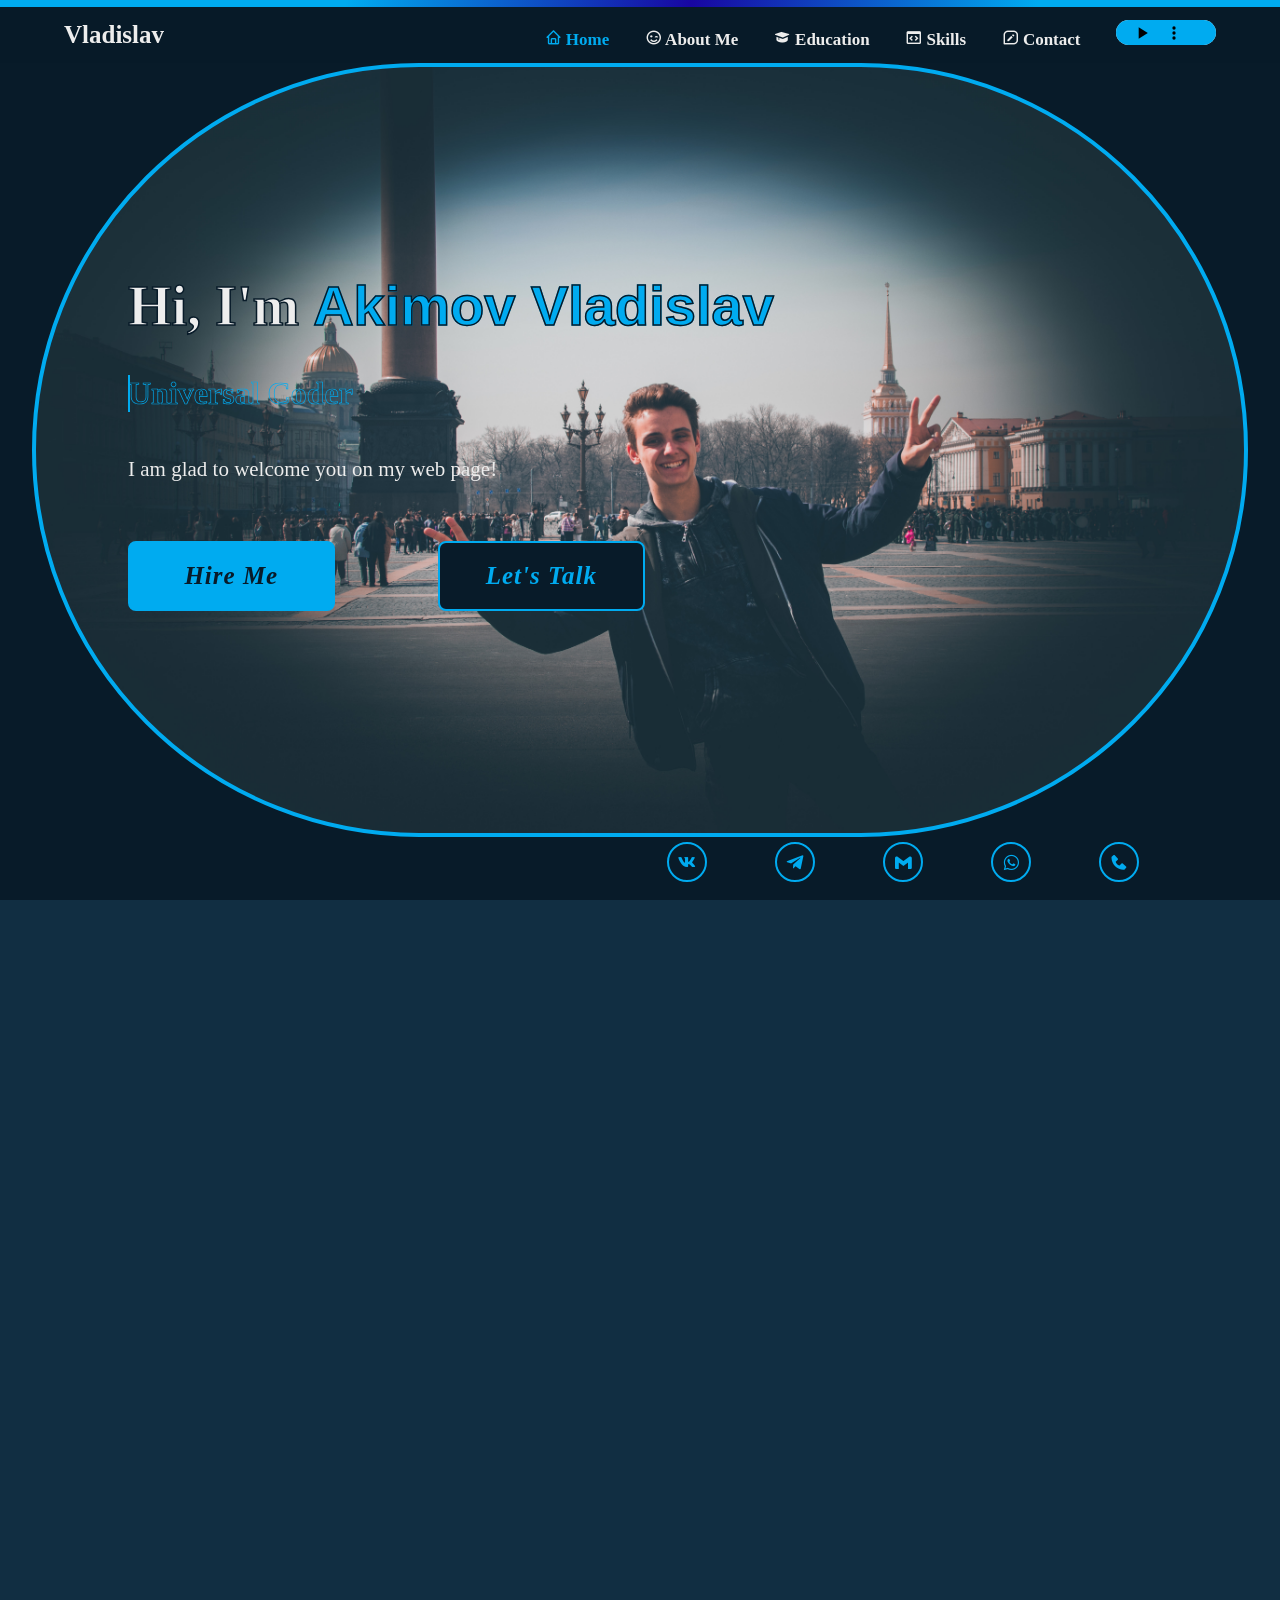
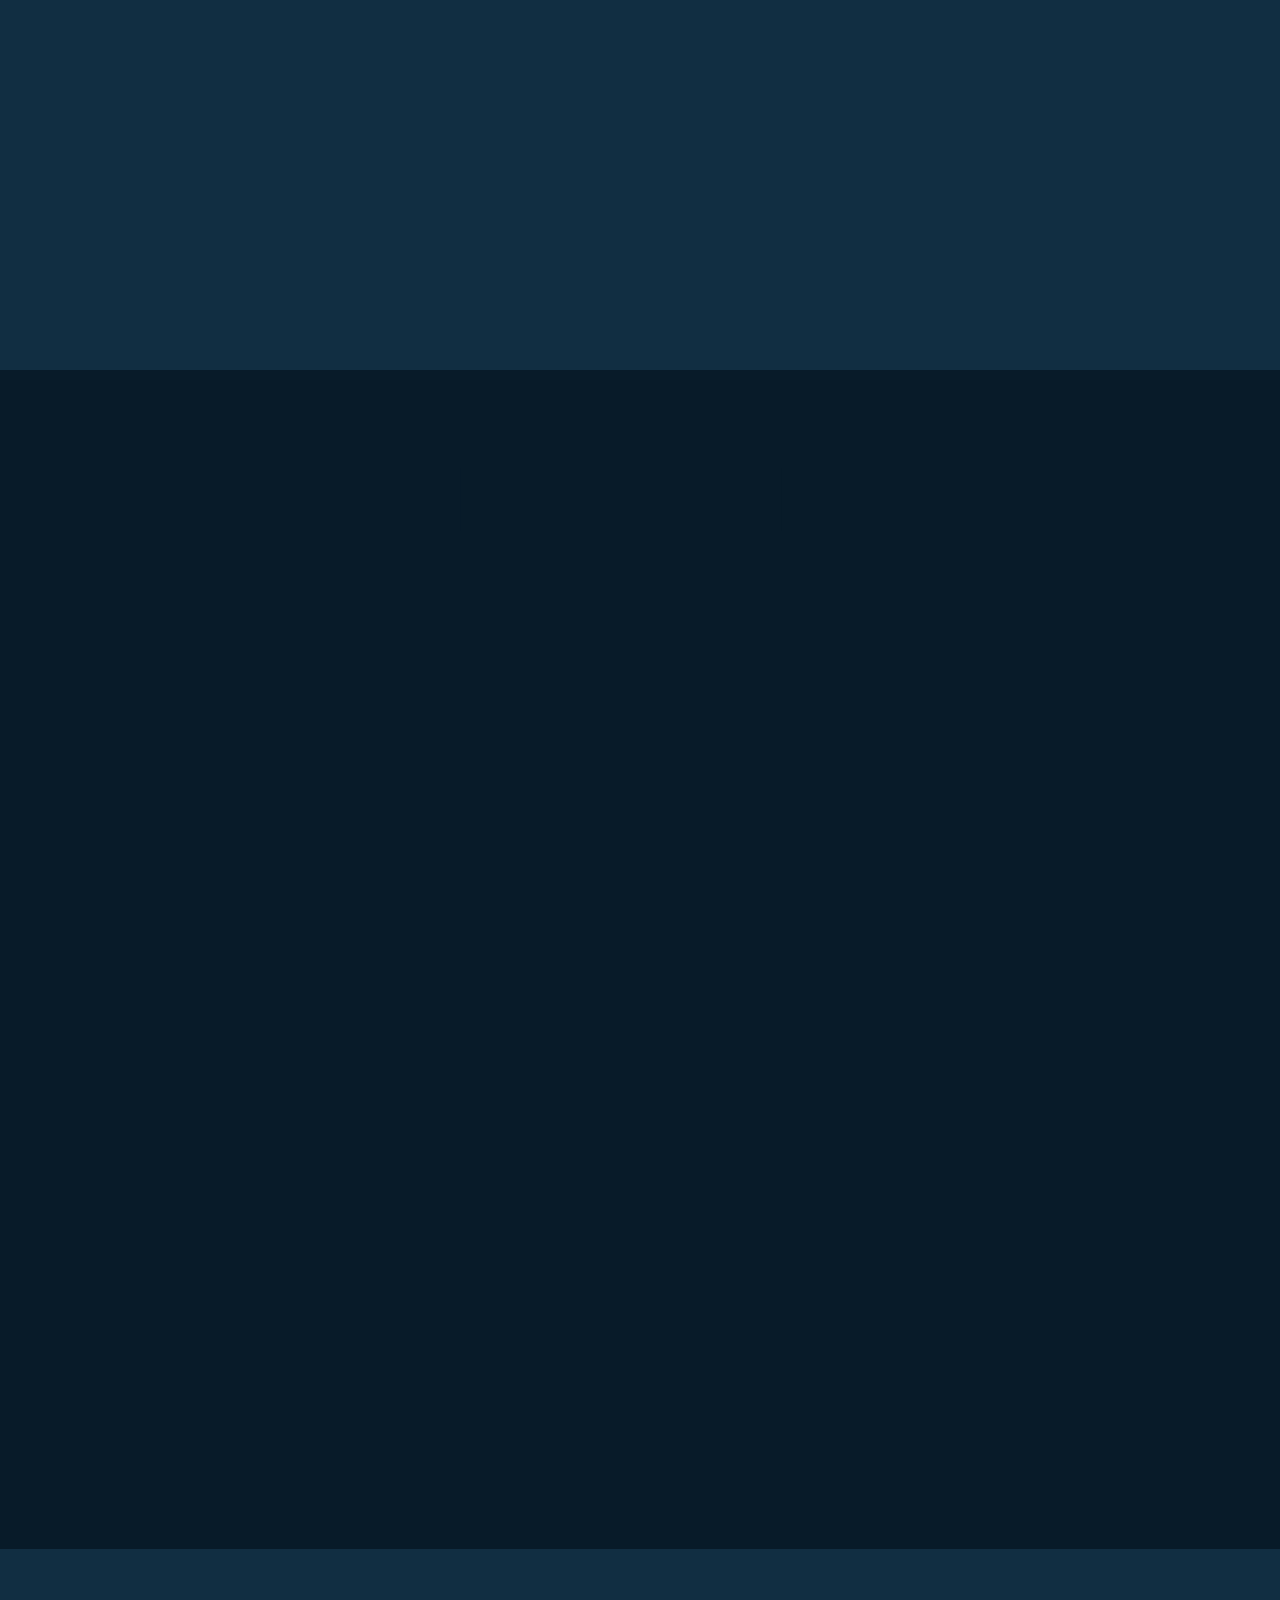
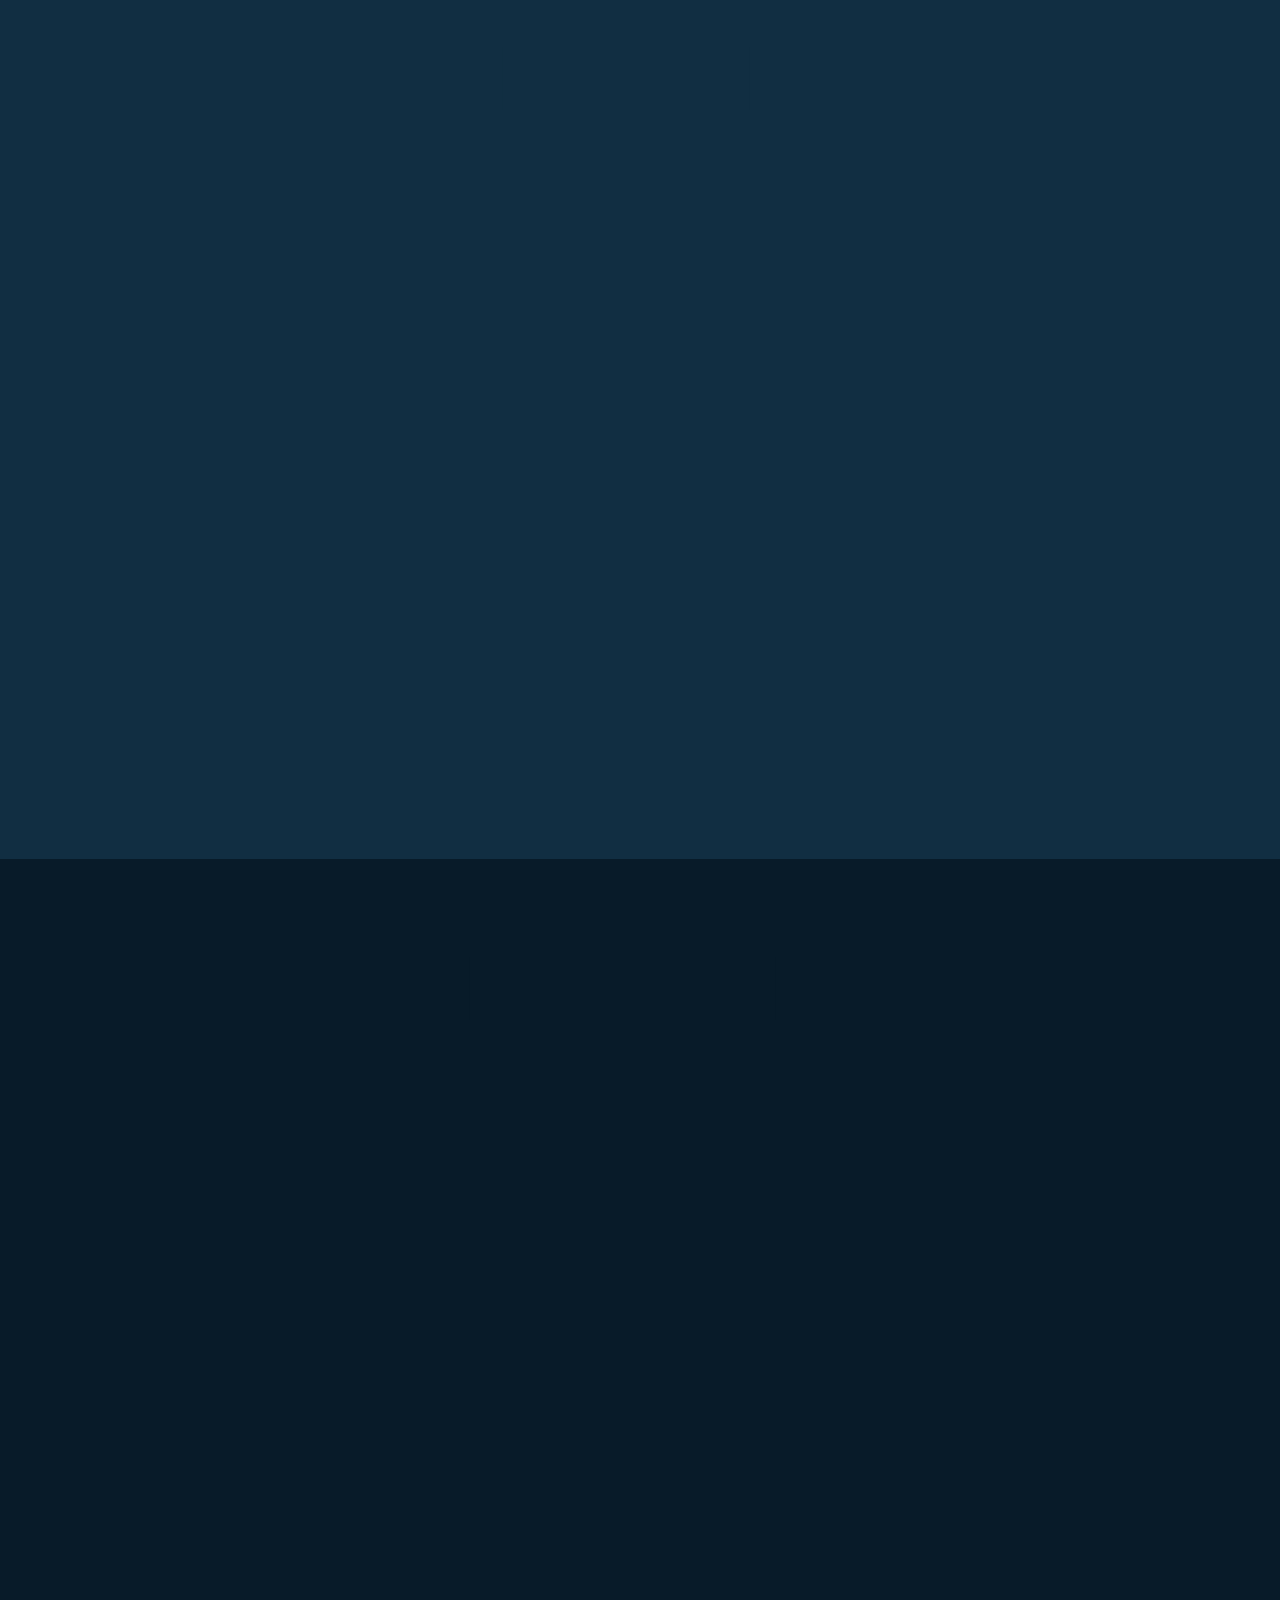
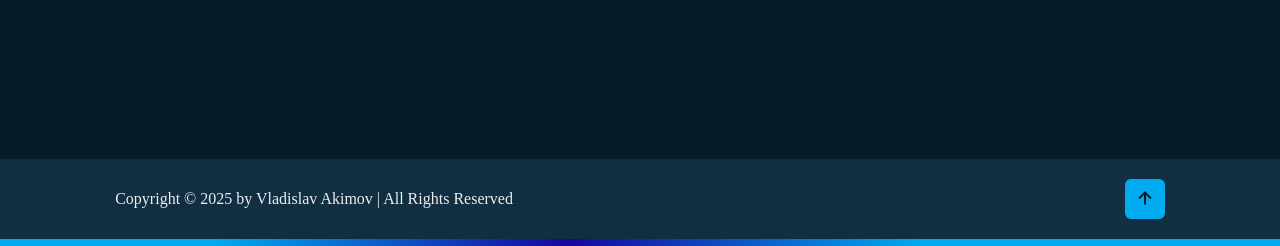
<file: index.html>
<!DOCTYPE html>
<html lang="en">
<head>
    <meta charset="UTF-8">
    <meta http-equiv="X-UA-Compatible" content="IE=edge">
    <meta name="viewport" content="user-scalable=no, initial-scale=1.0, maximum-scale=1.0, width=device-width">
    <title>Vladislav Akimov's portfolio</title>
    <link rel="stylesheet" href="static/css/main_style.css">
    <link href="https://unpkg.com/boxicons@2.1.4/css/boxicons.min.css" rel="stylesheet">
    <link rel="apple-touch-icon" sizes="57x57" href="static/ico/apple-icon-57x57.png">
    <link rel="apple-touch-icon" sizes="60x60" href="static/ico/apple-icon-60x60.png">
    <link rel="apple-touch-icon" sizes="72x72" href="static/ico/apple-icon-72x72.png">
    <link rel="apple-touch-icon" sizes="76x76" href="static/ico/apple-icon-76x76.png">
    <link rel="apple-touch-icon" sizes="114x114" href="static/ico/apple-icon-114x114.png">
    <link rel="apple-touch-icon" sizes="120x120" href="static/ico/apple-icon-120x120.png">
    <link rel="apple-touch-icon" sizes="144x144" href="static/ico/apple-icon-144x144.png">
    <link rel="apple-touch-icon" sizes="152x152" href="static/ico/apple-icon-152x152.png">
    <link rel="apple-touch-icon" sizes="180x180" href="static/ico/apple-icon-180x180.png">
    <link rel="icon" type="image/png" sizes="192x192" href="static/ico/android-icon-192x192.png">
    <link rel="icon" type="image/png" sizes="32x32" href="static/ico/favicon-32x32.png">
    <link rel="icon" type="image/png" sizes="96x96" href="static/ico/favicon-96x96.png">
    <link rel="icon" type="image/png" sizes="16x16" href="static/ico/favicon-16x16.png">
    <link rel="manifest" href="/manifest.json">
    <meta name="msapplication-TileColor" content="#ffffff">
    <meta name="msapplication-TileImage" content="/ms-icon-144x144.png">
    <meta name="theme-color" content="#ffffff">
</head>
<body>
<header class="header">
    <a href="https://t.me/Vld251" target="_blank" class="logo">Vladislav<span class="animate" style="--i:1;"></span></a>

    <div class="bx bx-menu" id="menu-icon"></div>

    <nav class="navbar">
        <a href="#home" class="active"><i class='bx bx-home'></i> Home</a>
        <a href="#about"><i class='bx bx-wink-smile'></i> About Me</a>
        <a href="#education"><i class='bx bxs-graduation'></i> Education</a>
        <a href="#skills"><i class='bx bx-code-block'></i> Skills</a>
        <a href="#contact"><i class='bx bx-message-square-edit'></i> Contact</a>

        <audio autoplay="autoplay" controls="controls" loop="loop" src="static/music/melody.mp3"></audio>

        <span class="active-nav"></span>

        <span class="animate" style="--i:2;"></span>
    </nav>
</header>

<section class="home show-animate" id="home">
    <div class="home-content">
        <h1>Hi, I'm <span>Akimov Vladislav</span></h1>
        <div class="text-animate">
            <h3>Universal Coder</h3>
            <span class="animate" style="--i:3;"></span>
        </div>
        <p>
            I am glad to welcome you on my web page!
            <span class="animate" style="--i:4;"></span>
        </p>

        <div class="btn-box">
            <a href="mailto:vladlenprk220506@gmail.com" target="_blank" class="btn">Hire Me</a>
            <a href="https://t.me/Vld251" target="_blank" class="btn">Let's Talk</a>
            <span class="animate" style="--i:5;"></span>
        </div>
    </div>

    <div class="home-imgHover"><span class="animate home-img" style="--i:4"></span></div>

    <div class="home-sci">
        <a href="https://vk.com/Vld251" target="_blank"><i class='bx bxl-vk'></i></a>
        <a href="https://t.me/Vld251" target="_blank"><i class='bx bxl-telegram'></i></a>
        <a href="mailto:vladlenprk220506@gmail.com" target="_blank"><i class='bx bxl-gmail'></i></a>
        <a href="https://wa.me/79104856686" target="_blank"><i class='bx bxl-whatsapp'></i></a>
        <a href="tel:+79104856686" target="_blank"><i class='bx bxs-phone'></i></a>
        <span class="animate" style="--i:3;"></span>
    </div>
</section>

<section class="about" id="about">
    <h2 class="heading">About <span>Me</span><span class="animate scroll" style="--i:1;"></span></h2>

    <div class="about-img">
        <img src="static/images/about_v.jpg" loading="lazy" alt="">
        <span class="circle-spin"></span>
        <span class="animate scroll" style="--i:2;"></span>
    </div>

    <div class="about-content">
        <h3><span>Backend & Frontend</span> Developer!<span class="animate scroll" style="--i:3;"></span></h3>
        <p>
            Starting in 2020, I started to get interested in programming and quickly got into this occupation. Since
            then, I have been actively engaged in programming and I want to conquer more and more peaks.
            <span class="animate scroll" style="--i:4;"></span>
        </p>

        <div class="btn-box btns">
            <a href="#education" class="btn">Read More</a>
            <span class="animate scroll" style="--i:5;"></span>
        </div>
    </div>
</section>

<section class="education" id="education">
    <h2 class="heading">My <span>Journey</span><span class="animate scroll" style="--i:1;"></span></h2>

    <div class="education-row">
        <div class="education-column">
            <h3 class="title">Education<span class="animate scroll" style="--i:2;"></span></h3>

            <div class="education-box">
                <div class="education-content">
                    <div class="content">
                        <div class="year"><i class="bx bxs-calendar"></i> 2013-2024</div>
                        <h3>1811 School</h3>
                        <p>
                            basic general and secondary general education.
                        </p>
                    </div>
                </div>

                <div class="education-content">
                    <div class="content">
                        <div class="year"><i class="bx bxs-calendar"></i> 2019-2024</div>
                        <h3>City project "Mathematical Vertical"</h3>
                        <p>
                            Advanced study of mathematics
                        </p>
                    </div>
                </div>

                <div class="education-content">
                    <div class="content">
                        <div class="year"><i class="bx bxs-calendar"></i> 2020-2023</div>
                        <h3>Lyceum of the Yandex Academy</h3>
                        <p>
                            <a href="achievements.html#Yandex1" target="_blank">
                                Basics of programming in Python;
                            </a>
                        </p>
                        <p>
                            <a href="achievements.html#Yandex2" target="_blank">
                                Fundamentals of Industrial Programming.
                            </a>
                        </p>
                    </div>
                </div>

                <div class="education-content">
                    <div class="content">
                        <div class="year"><i class="bx bxs-calendar"></i> 2022-2024</div>
                        <h3>ZFTSH</h3>
                        <p>
                            <a href="achievements.html#ZFTSH1" target="_blank">
                                Correspondence School of Physics and Technology - a structural subdivision of the Moscow
                                Institute of Physics and Technology (information technology).
                            </a>
                        </p>
                    </div>
                </div>

                <div class="education-content">
                    <div class="content">
                        <div class="year"><i class="bx bxs-calendar"></i> 2023</div>
                        <h3>MTUCI</h3>
                        <p>
                            <a href="achievements.html#MTUCI" target="_blank">
                                artificial intelligence for solving applied problems in industry.
                            </a>
                        </p>
                    </div>
                </div>

                <div class="education-content">
                    <div class="content">
                        <div class="year"><i class="bx bxs-calendar"></i> 2024-now</div>
                        <h3>BMSTU</h3>
                        <p>
                            Faculty of Robotics and Integrated Automation.
                        </p>
                    </div>
                </div>

                <span class="animate scroll" style="--i:3;"></span>
            </div>
        </div>

        <div class="education-column">
            <h3 class="title">Experience<span class="animate scroll" style="--i:5;"></span></h3>

            <div class="education-box">
                <div class="education-content">
                    <div class="content">
                        <div class="year"><i class="bx bxs-calendar"></i> 2022-2023</div>
                        <h3>Lyceum of the Yandex Academy</h3>
                        <p>
                            <a href="https://github.com/Vlad-Akimov/Tanks1996" target="_blank">
                                Project activities.
                            </a>
                        </p>
                    </div>
                </div>

                <div class="education-content">
                    <div class="content">
                        <div class="year"><i class="bx bxs-calendar"></i> 2022-2023</div>
                        <h3>1811 School</h3>
                        <p>
                            Development of the computer game "Tanks 1990".
                        </p>
                    </div>
                </div>

                <div class="education-content">
                    <div class="content">
                        <div class="year"><i class="bx bxs-calendar"></i> 2023-2024</div>
                        <h3>Self-development</h3>
                        <p>
                            <a href="https://github.com/Vlad-Akimov/portfolio" target="_blank">
                                Creating a portfolio website;
                            </a>
                        </p>
                        <p>
                            Learning javascript, HTML, CSS.
                        </p>
                    </div>
                </div>

                <div class="education-content">
                    <div class="content">
                        <div class="year"><i class="bx bxs-calendar"></i> 2024-2025</div>
                        <h3>Self-development</h3>
                        <p>
                            <a href="https://github.com/Vlad-Akimov/yandex-ml-2025" target="_blank">
                                immersion in the field of artificial intelligence.
                            </a>
                        </p>
                    </div>
                </div>

                <div class="education-content">
                    <div class="content">
                        <div class="year"><i class="bx bxs-calendar"></i> 2025</div>
                        <h3>ITS Fest</h3>
                        <p>
                            <a href="https://github.com/Vlad-Akimov/cheat-sheet" target="_blank">
                                Project for for the university.
                            </a>
                        </p>
                    </div>
                </div>

                <div class="education-content">
                    <div class="content">
                        <div class="year"><i class="bx bxs-calendar"></i> 2024-now</div>
                        <h3>Projects</h3>
                        <p>
                            <a href="https://github.com/Vlad-Akimov/" target="_blank">
                                developing many other projects.
                            </a>
                        </p>
                    </div>
                </div>

                <span class="animate scroll" style="--i:6;"></span>
            </div>
        </div>
    </div>
</section>

<section class="skills" id="skills">
    <h2 class="heading">My <span>Skills</span><span class="animate scroll" style="--i:1;"></span></h2>
    <div class="skills-row">
        <div class="skills-column">
            <h3 class="title">Coding Skills<span class="animate scroll" style="--i:2;"></span></h3>
            <div class="skills-box">
                <div class="skills-content">

                    <div class="progress">
                        <h3>Python <span>90%</span></h3>
                        <div class="bar"><span></span></div>
                    </div>

                    <div class="progress">
                        <h3>C++ <span>80%</span></h3>
                        <div class="bar"><span></span></div>
                    </div>

                    <div class="progress">
                        <h3>C <span>70%</span></h3>
                        <div class="bar"><span></span></div>
                    </div>

                    <div class="progress">
                        <h3>CSS <span>65%</span></h3>
                        <div class="bar"><span></span></div>
                    </div>

                    <div class="progress">
                        <h3>HTML <span>60%</span></h3>
                        <div class="bar"><span></span></div>
                    </div>

                    <div class="progress">
                        <h3>SQL <span>45%</span></h3>
                        <div class="bar"><span></span></div>
                    </div>

                    <div class="progress">
                        <h3>Javascript <span>40%</span></h3>
                        <div class="bar"><span></span></div>
                    </div>

                </div>

                <span class="animate scroll" style="--i:3;"></span>
            </div>
        </div>

        <div class="skills-column">
            <h3 class="title">Professional Skills<span class="animate scroll" style="--i:5;"></span></h3>

            <div class="skills-box">
                <div class="skills-content">
                    <div class="progress">
                        <h3>Backend Development <span>80%</span></h3>
                        <div class="bar"><span></span></div>
                    </div>

                    <div class="progress">
                        <h3>Frontend Development <span>70%</span></h3>
                        <div class="bar"><span></span></div>
                    </div>

                    <div class="progress">
                        <h3>Bot Development <span>65%</span></h3>
                        <div class="bar"><span></span></div>
                    </div>

                    <div class="progress">
                        <h3>Database Development <span>60%</span></h3>
                        <div class="bar"><span></span></div>
                    </div>

                    <div class="progress">
                        <h3>WEB Development <span>50%</span></h3>
                        <div class="bar"><span></span></div>
                    </div>

                    <div class="progress">
                        <h3>Machine learning <span>40%</span></h3>
                        <div class="bar"><span></span></div>
                    </div>
                </div>

                <span class="animate scroll" style="--i:5.1;"></span>
            </div>
        </div>

    </div>
</section>

<section class="contact" id="contact">
    <h2 class="heading">Contact <span>Me!</span><span class="animate scroll" style="--i:1;"></span></h2>

    <form action="sorry.html#home" method="GET" target="_blank">
        <div class="input-box">
            <div class="input-field">
                <input type="text" name="FullName" placeholder="Full Name" required>
                <span class="focus"></span>

                <span class="animate scroll" style="--i:3;"></span>
            </div>

            <div class="input-field">
                <input type="text" name="email" placeholder="Email Address" required>
                <span class="focus"></span>

                <span class="animate scroll" style="--i:4.5;"></span>
            </div>

        </div>

        <div class="input-box">
            <div class="input-field">
                <input type="number" name="number" class="phone" placeholder="Mobile Number" required>
                <span class="focus"></span>

                <span class="animate scroll" style="--i:6.7;"></span>
            </div>

            <div class="input-field">
                <input type="text" name="emailSubject" placeholder="Email Subject" required>
                <span class="focus"></span>

                <span class="animate scroll" style="--i:8;"></span>
            </div>
        </div>

        <div class="textarea-field">
            <textarea name="message" id="" cols="30" rows="10" placeholder="Your Message" required></textarea>
            <span class="focus"></span>

            <span class="animate scroll" style="--i:10;"></span>
        </div>

        <div class="btn-box btns">
            <button type="submit" class="btn">Send</button>
            <span class="animate scroll" style="--i:12;"></span>
        </div>

    </form>
</section>

<footer class="footer">
    <div class="footer-text">
        <p>Copyright &copy; 2025 by Vladislav Akimov | All Rights Reserved</p>

    </div>

    <div class="footer-iconTop">
        <a href="#home"><i class="bx bx-up-arrow-alt"></i></a>

    </div>
</footer>

<script src="static/js/script.js"></script>

</body>
</html>
</file>
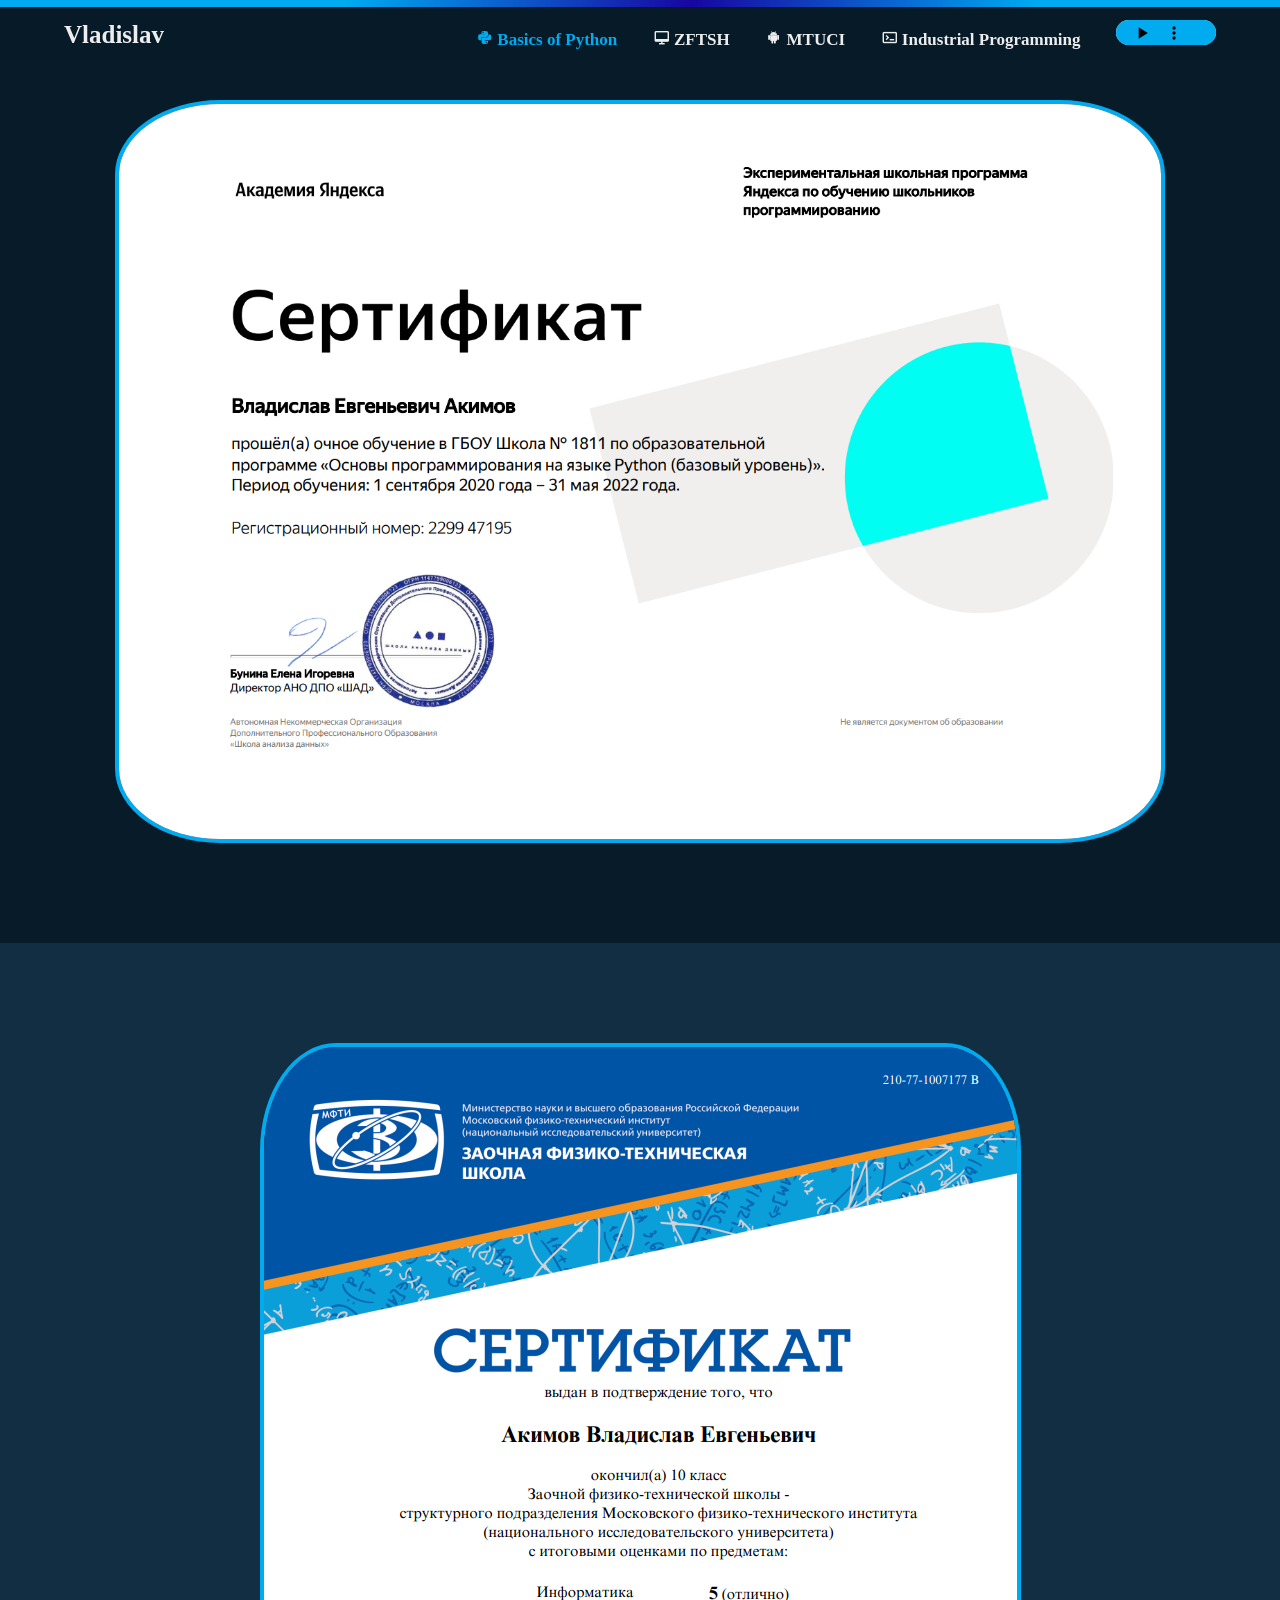
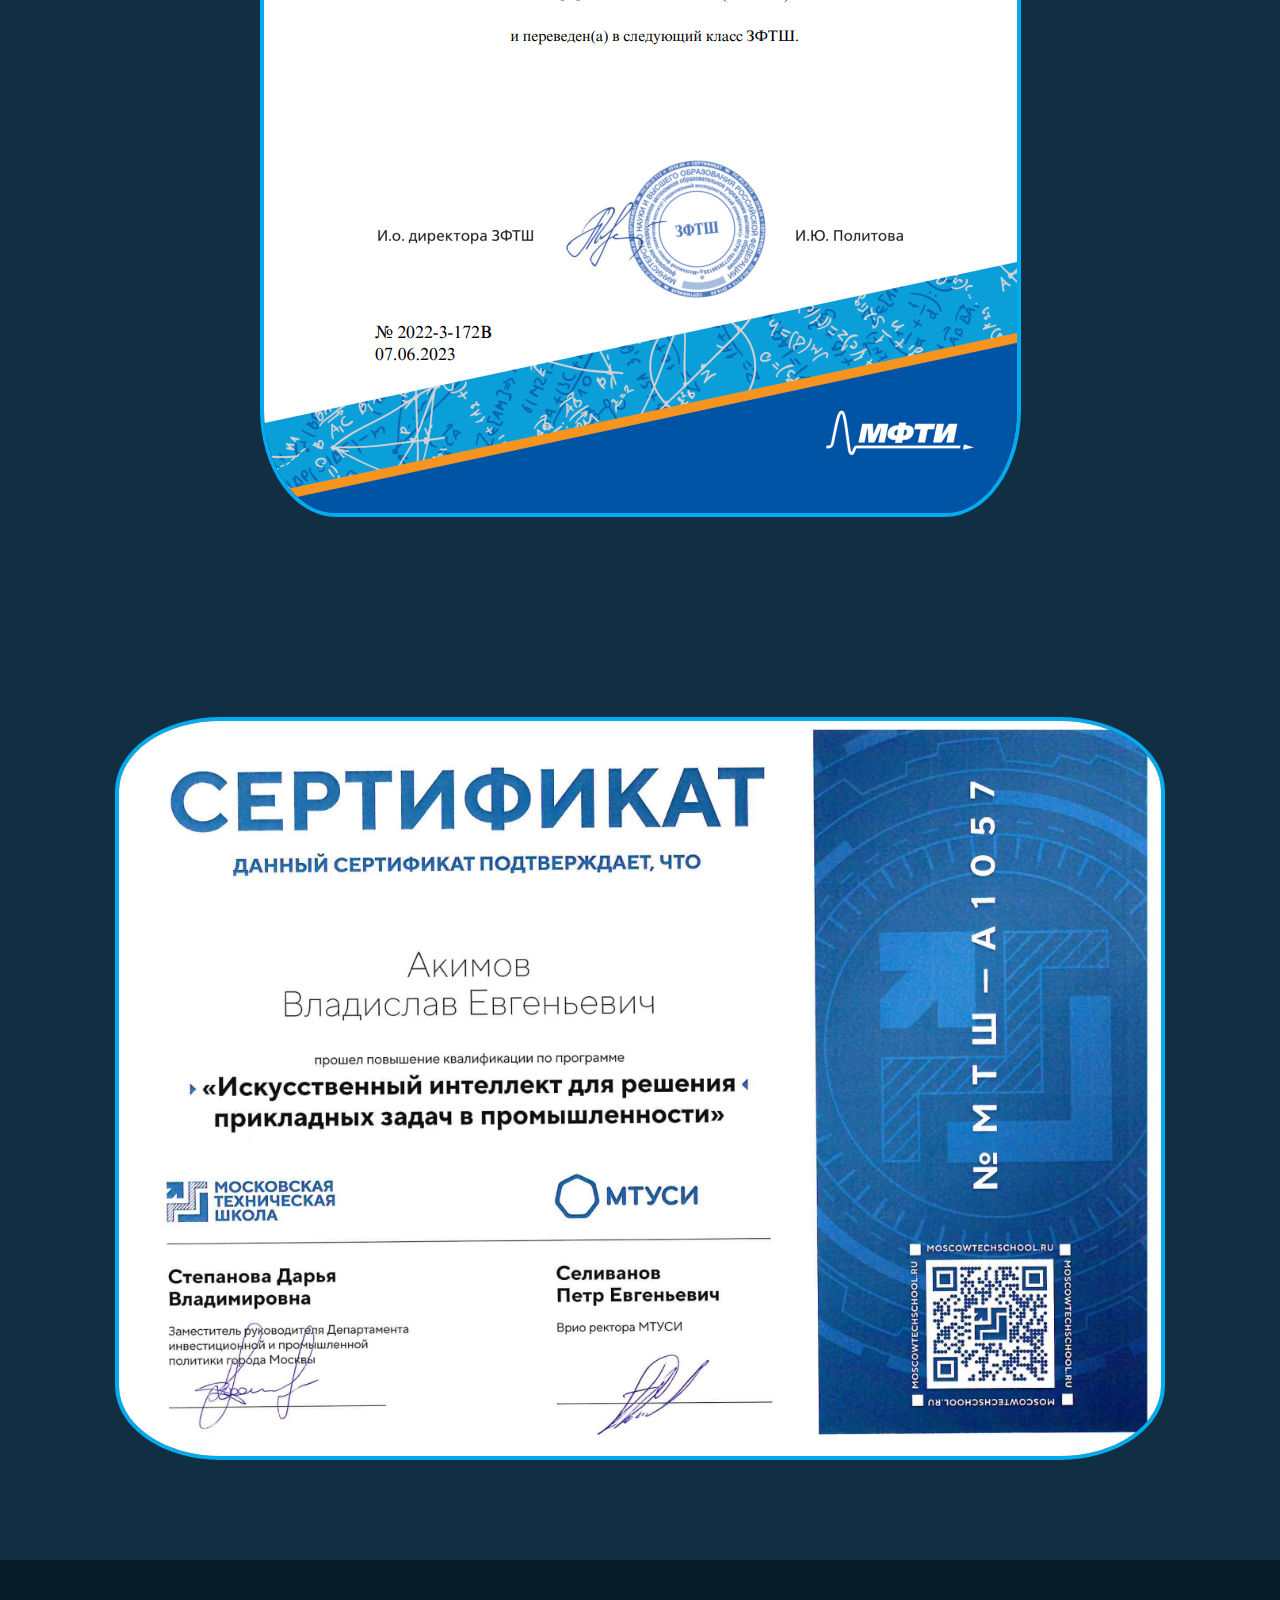
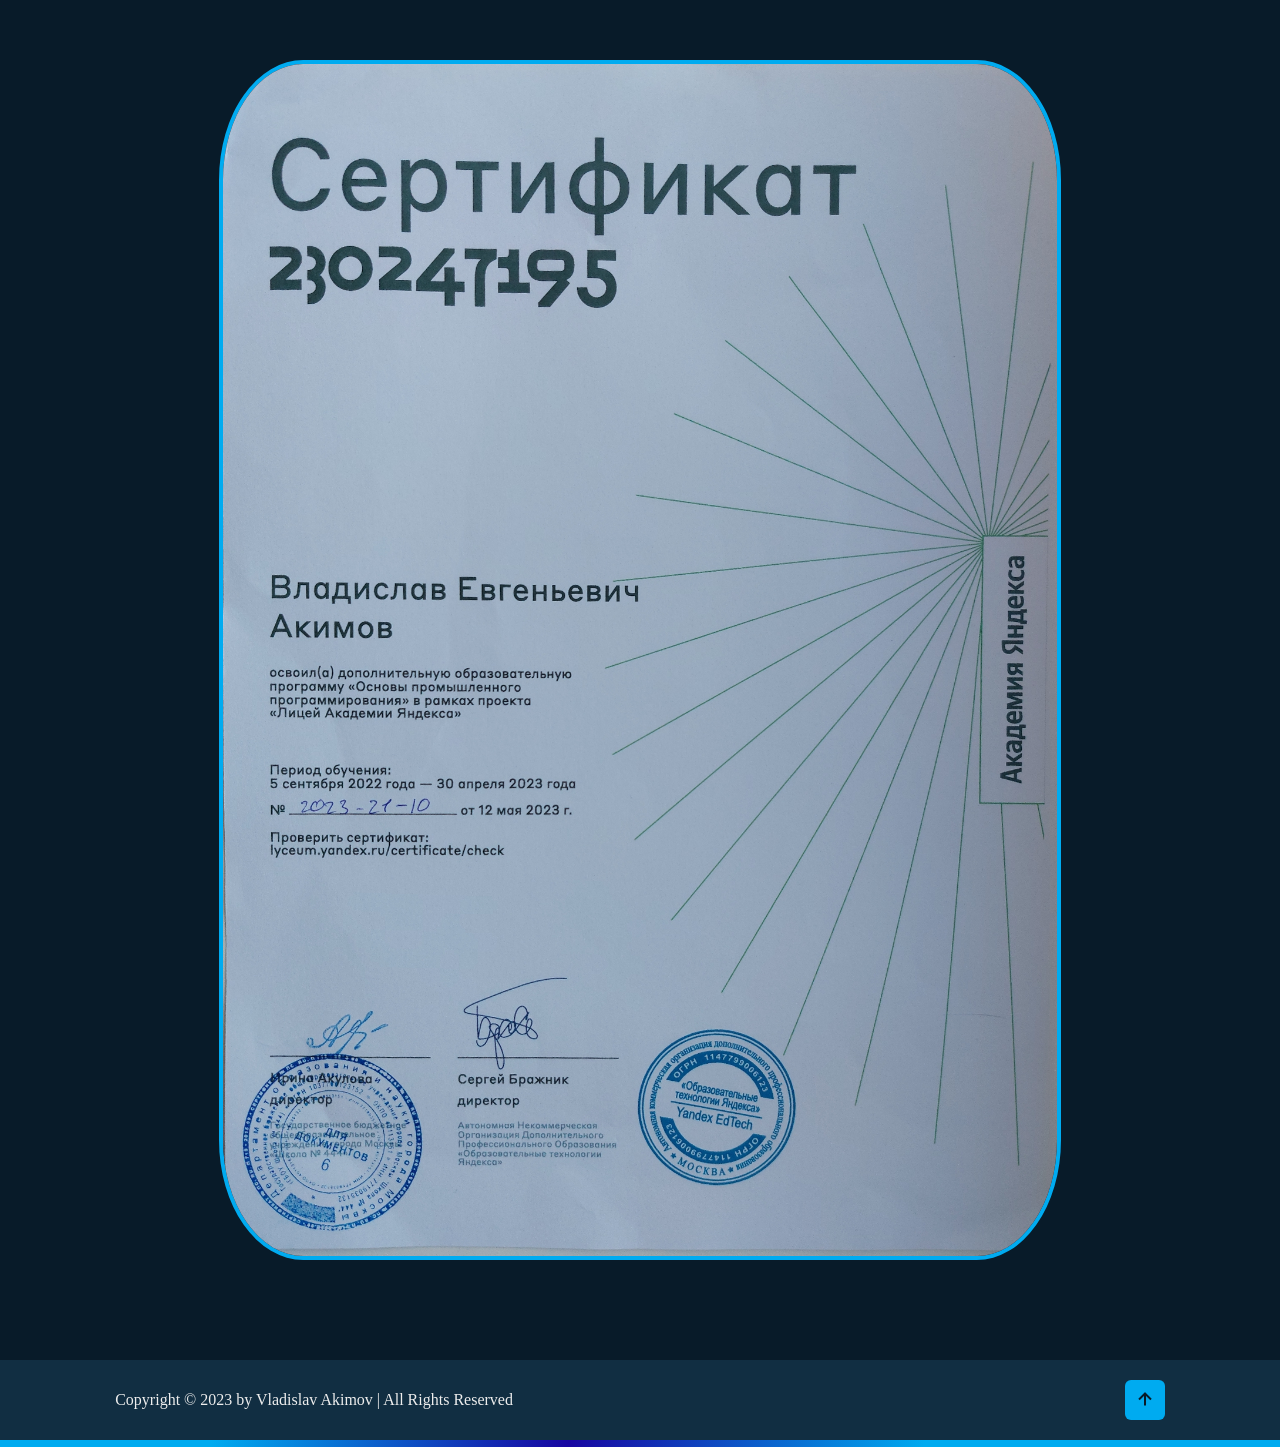
<file: achievements.html>
<!DOCTYPE html>
<html lang="en">
<head>
    <meta charset="UTF-8">
    <meta http-equiv="X-UA-Compatible" content="IE=edge">
    <meta name="viewport" content="width=device-width, initial-scale=1.0">
    <title>Vladislav Akimov's achievements</title>
    <link rel="stylesheet" href="static/css/achievement_style.css">
    <link href="https://unpkg.com/boxicons@2.1.4/css/boxicons.min.css" rel="stylesheet">
    <link rel="apple-touch-icon" sizes="57x57" href="static/ico/apple-icon-57x57.png">
    <link rel="apple-touch-icon" sizes="60x60" href="static/ico/apple-icon-60x60.png">
    <link rel="apple-touch-icon" sizes="72x72" href="static/ico/apple-icon-72x72.png">
    <link rel="apple-touch-icon" sizes="76x76" href="static/ico/apple-icon-76x76.png">
    <link rel="apple-touch-icon" sizes="114x114" href="static/ico/apple-icon-114x114.png">
    <link rel="apple-touch-icon" sizes="120x120" href="static/ico/apple-icon-120x120.png">
    <link rel="apple-touch-icon" sizes="144x144" href="static/ico/apple-icon-144x144.png">
    <link rel="apple-touch-icon" sizes="152x152" href="static/ico/apple-icon-152x152.png">
    <link rel="apple-touch-icon" sizes="180x180" href="static/ico/apple-icon-180x180.png">
    <link rel="icon" type="image/png" sizes="192x192" href="static/ico/android-icon-192x192.png">
    <link rel="icon" type="image/png" sizes="32x32" href="static/ico/favicon-32x32.png">
    <link rel="icon" type="image/png" sizes="96x96" href="static/ico/favicon-96x96.png">
    <link rel="icon" type="image/png" sizes="16x16" href="static/ico/favicon-16x16.png">
    <link rel="manifest" href="/manifest.json">
    <meta name="msapplication-TileColor" content="#ffffff">
    <meta name="msapplication-TileImage" content="/ms-icon-144x144.png">
    <meta name="theme-color" content="#ffffff">
</head>
<body>
<header class="header">
    <a href="https://vk.com/Vld251" target="_blank" class="logo">Vladislav<span class="animate"
                                                                                style="--i:1;"></span></a>

    <div class="bx bx-menu" id="menu-icon"></div>

    <nav class="navbar">
        <a href="#Yandex1" class="active"><i class='bx bxl-python'></i> Basics of Python</a>
        <a href="#ZFTSH1"><i class='bx bx-desktop'></i> ZFTSH</a>
        <a href="#MTUCI"><i class='bx bxl-android'></i> MTUCI</a>
        <a href="#Yandex2"><i class='bx bx-terminal'></i> Industrial Programming</a>

        <audio autoplay="autoplay" controls="controls" loop="loop" src="../static/music/melody.mp3"></audio>

        <span class="active-nav"></span>

        <span class="animate" style="--i:2;"></span>
    </nav>
</header>

<section class="Yandex1 show-animate" id="Yandex1">
    <img src="static/achievement/Y1.0.png" loading="lazy" alt="">
</section>

<section class="ZFTSH1" id="ZFTSH1">
    <img src="static/achievement/ZFTSH1.0.png" loading="lazy" alt="">
</section>

<section class="MTUCI" id="MTUCI">
    <img src="static/achievement/MTUCI.png" loading="lazy" alt="">
</section>

<section class="Yandex2" id="Yandex2">
    <img src="static/achievement/Y2.0.jpg" loading="lazy" alt="">
</section>

<footer class="footer">
    <div class="footer-text">
        <p>Copyright &copy; 2023 by Vladislav Akimov | All Rights Reserved</p>

    </div>

    <div class="footer-iconTop">
        <a href="#Yandex1"><i class="bx bx-up-arrow-alt"></i></a>

    </div>
</footer>

<script src="static/js/script.js"></script>

</body>
</html>
</file>
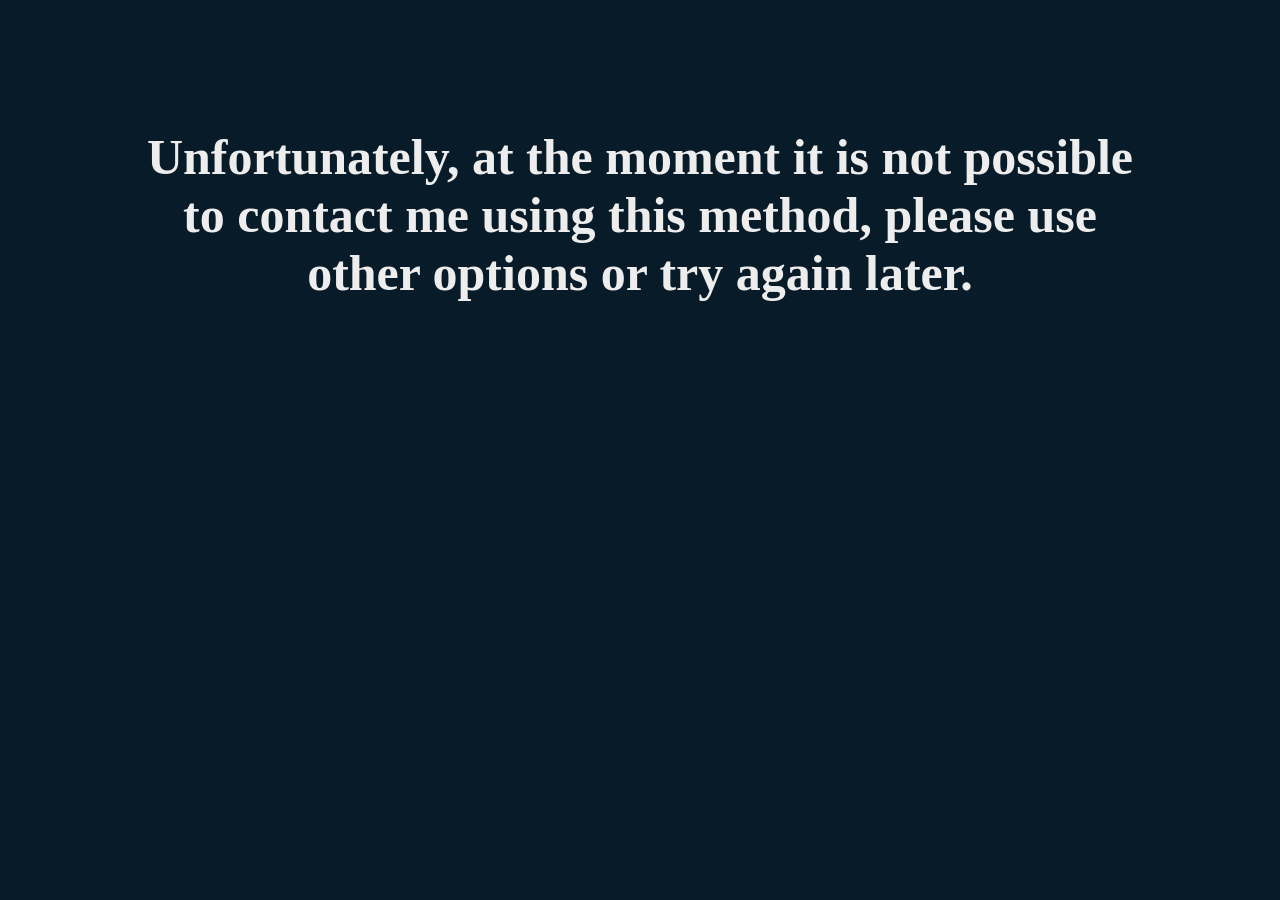
<file: sorry.html>
<!DOCTYPE html>
<html lang="en">
<head>
    <meta charset="UTF-8">
    <meta http-equiv="X-UA-Compatible" content="IE=edge">
    <meta name="viewport" content="width=device-width, initial-scale=1.0">
    <title>Vladislav Akimov's achievements</title>
    <link rel="stylesheet" href="static/css/achievement_style.css">
    <link href="https://unpkg.com/boxicons@2.1.4/css/boxicons.min.css" rel="stylesheet">
    <link rel="apple-touch-icon" sizes="57x57" href="static/ico/apple-icon-57x57.png">
    <link rel="apple-touch-icon" sizes="60x60" href="static/ico/apple-icon-60x60.png">
    <link rel="apple-touch-icon" sizes="72x72" href="static/ico/apple-icon-72x72.png">
    <link rel="apple-touch-icon" sizes="76x76" href="static/ico/apple-icon-76x76.png">
    <link rel="apple-touch-icon" sizes="114x114" href="static/ico/apple-icon-114x114.png">
    <link rel="apple-touch-icon" sizes="120x120" href="static/ico/apple-icon-120x120.png">
    <link rel="apple-touch-icon" sizes="144x144" href="static/ico/apple-icon-144x144.png">
    <link rel="apple-touch-icon" sizes="152x152" href="static/ico/apple-icon-152x152.png">
    <link rel="apple-touch-icon" sizes="180x180" href="static/ico/apple-icon-180x180.png">
    <link rel="icon" type="image/png" sizes="192x192"  href="static/ico/android-icon-192x192.png">
    <link rel="icon" type="image/png" sizes="32x32" href="static/ico/favicon-32x32.png">
    <link rel="icon" type="image/png" sizes="96x96" href="static/ico/favicon-96x96.png">
    <link rel="icon" type="image/png" sizes="16x16" href="static/ico/favicon-16x16.png">
    <link rel="manifest" href="/manifest.json">
    <meta name="msapplication-TileColor" content="#ffffff">
    <meta name="msapplication-TileImage" content="/ms-icon-144x144.png">
    <meta name="theme-color" content="#ffffff">
</head>
<body>
    <section class="home" id="home" style="padding: 10% 10%;">
      <div>
        <h3 style="font-size: 500%; text-align: center;">
          Unfortunately, at the moment it is not possible to contact me using this method, please use other options or try again later.
        </h3>
      </div>
    </section>
</body>
</html>
</file>
<file: static/css/main_style.css>
@import url('https://fonts.googleapis.com/css2?family=Poppins:wght@300;400;500;600;700;800;900&display=swap');

* {
    margin: 0;
    padding: 0;
    box-sizing: border-box;
    text-decoration: none;
    border: none;
    outline: none;
    scroll-behavior: smooth;
    font-family: 'Poppins', sans=serif;
}

:root {
    --bg-color: #081b29;
    --second-bg-color: #112e42;
    --text-color: #ededed;
    --main-color: #00abf0;
    --rgba-main-color: rgba(0, 171, 240, 0.5);
    --rgba-color: rgba(8, 27, 41, 0.6);
    --gradient-bg-color: linear-gradient(149deg, rgba(0, 171, 240, 1) 0%, rgba(187, 24, 148, 1) 80%, rgba(106, 57, 175, 1) 100%);
    --gradient-text-color: linear-gradient(149deg, #00abf0, #00abf0, #1806a1, #00abf0, #00abf0);
}

html {
    font-size: 62.5%;
    overflow-x: hidden;
    width: 100%;
}

body {
    background: var(--bg-color);
    color: var(--text-color);
    width: 100%;
    overflow-x: hidden;
    cursor: url('../cursors/arrow.cur'), default;
}

span {
    color: var(--main-color);
    font-family: 'Arial Black', Gadget, sans-serif;
}

audio {
    width: 100px;
    height: 25px;
    margin-left: 3.3rem;
}

audio:hover {
    width: 150px;
}

audio::-webkit-media-controls-play-button,
audio::-webkit-media-controls-volume-slider-container,
audio::-webkit-media-controls-volume-slider,
audio::-webkit-media-controls-mute-button,
audio::-webkit-media-controls-toggle-closed-captions-button {
    cursor: url('../cursors/hand.cur'), pointer;
}

audio::-webkit-media-controls-panel, video::-webkit-media-controls-panel {
    background-color: var(--main-color);
}

audio::-webkit-media-controls-timeline.closed,
audio::-webkit-media-controls-current-time-display.closed,
audio::-webkit-media-controls-time-remaining-display.closed {
    display: none !important;
}

audio::-webkit-media-controls-timeline,
audio::-webkit-media-controls-current-time-display,
audio::-webkit-media-controls-time-remaining-display {
    display: none !important;
}

section {
    min-height: 100vh;
    padding: 10rem 9% 2rem;
}

.header {
    position: fixed;
    top: 0;
    left: 0;
    height: 7%;
    width: 100%;
    padding: 1.6rem 5%;
    background: var(--rgba-color);

    border-image: var(--gradient-text-color);
    border-top-style: solid;
    border-top-width: 7px;
    border-image-slice: 1;

    display: flex;
    justify-content: space-between;
    align-items: center;
    z-index: 100;
    transition: .3s;
}

.header.sticky {
    background: var(--bg-color);
}

.logo {
    position: relative;
    font-size: 250%;
    color: var(--text-color);
    text-decoration: none;
    font-weight: 600;
}

.navbar {
    max-width: 100%;
    position: relative;
}

.navbar a {
    font-size: 170%;
    color: var(--text-color);
    text-decoration: none;
    font-weight: 600;
    margin-left: 3.3rem;
    transition: .3s;
}

.navbar a:hover,
.navbar a.active,
.logo:hover {
    color: var(--main-color);
    cursor: url('../cursors/hand.cur'), pointer;
}

#menu-icon {
    font-size: 3.6rem;
    color: var(--text-color);
    cursor: url('../cursors/hand.cur'), pointer;
    display: none;
}

.home {
    display: flex;
    align-items: center;
    padding: 0 10%;
    position: relative;
    min-height: 100vh;
}

.home .home-content {
    max-width: 81rem;
}

.home .home-content h1,
.home .home-content .text-animate,
.home .home-content p {
    padding-bottom: 5%;
}

.home-content h1 {
    position: relative;
    display: inline-block;
    font-size: 560%;
    font-weight: 100%;
    line-height: 130%;
    color: var(--text-color);
    white-space: nowrap;
    -webkit-text-stroke: 1.5px var(--bg-color);
}

.home-content h1::before {
    content: '';
    position: absolute;
    top: 0;
    right: 0;
    width: 100%;
    height: 100%;
    background: var(--bg-color);
    animation: showRight 1s ease forwards;
    animation-delay: .6s;
}

.home-content h1 span {
    background: var(--main-color);
    -webkit-background-clip: text;
    -webkit-text-fill-color: transparent;
}

.home-content .text-animate {
    position: relative;
    width: 27.5rem;
}

.home-content .text-animate h3 {
    position: relative;
    font-size: 320%;
    font-weight: 100%;
    color: transparent;
    -webkit-text-stroke: .7px var(--main-color);
    background-image: linear-gradient(var(--main-color), var(--main-color));
    background-repeat: no-repeat;
    -webkit-background-clip: text;
    background-position: -27.5rem 0;
}

.home.show-animate .home-content .text-animate h3 {
    animation: homeBgText 6s linear infinite;
    animation-delay: 2.5s;
}

.home-content .text-animate h3::before {
    content: '';
    position: absolute;
    top: 0;
    left: 0;
    width: 0;
    height: 100%;
    border-right: 2px solid var(--main-color);
    z-index: -1;
}

.home.show-animate .home-content .text-animate h3::before {
    animation: homeCursorText 6s linear infinite;
    animation-delay: 2.5s;
}

.home-content p {
    position: relative;
    font-size: 2.1rem;
    margin: 2% 0 4%;
    -webkit-text-stroke: 0.01px var(--bg-color);
}

.home-content .btn-box {
    position: relative;
    display: flex;
    justify-content: space-between;
    width: 80%;
    height: 70px;
}

.btn-box {
    position: relative;
    display: flex;
    justify-content: space-between;
    width: 34.5rem;
    height: 5rem;
    margin-bottom: 3%;
    font-style: italic;
    text-align: center;
}

.btn-box .btn {
    position: relative;
    display: inline-flex;
    justify-content: center;
    align-items: center;
    width: 40%;
    height: 100%;
    background: var(--main-color);
    border: 2px solid var(--main-color);
    border-radius: 8px;
    font-size: 250%;
    color: var(--bg-color);
    text-decoration: none;
    font-weight: 600;
    letter-spacing: 1px;
    z-index: 1;
    overflow: hidden;
    transition: .5s;
}

.btn-box .btn::before {
        content: '';
        position: absolute;
        top: 0;
        left: 0;
        width: 0;
        height: 100%;
        background: var(--bg-color);
        z-index: -1;
        transition: .5s;
    }

.btn-box .btn:nth-child(2) {
    background: var(--bg-color);
    color: var(--main-color);
}

@media (hover: hover) {
    .btn-box .btn:hover {
        color: var(--main-color);
        cursor: url('../cursors/hand.cur'), pointer;
    }

    .btn-box .btn:nth-child(2):hover {
        color: var(--bg-color);
    }

    .btn-box .btn:nth-child(2)::before {
        background: var(--main-color);
    }

    .btn-box .btn:hover::before {
        width: 100%;
    }
}

@media (hover: none) and (pointer: coarse) {
    .btn-box .btn:nth-child(2):active {
        color: var(--bg-color);
    }

    .btn-box .btn:nth-child(2)::before {
        background: var(--main-color);
    }

    .btn-box .btn:nth-child(1):active {
        color: var(--main-color);
    }

    .btn-box .btn:active::before {
        width: 100%;
    }
}

.home-sci {
    position: absolute;
    bottom: 2%;
    width: 600px;
    display: flex;
    right: 1%;
    padding-right: 10%;
    justify-content: space-between;
    max-width: 90%;
    align-items: center;
    flex-wrap: wrap;
}

.home-sci a {
    position: relative;
    display: inline-flex;
    justify-content: center;
    align-items: center;
    width: 40px;
    height: 40px;
    background: var(--bg-color);
    border: 2px solid var(--main-color);
    border-radius: 50%;
    font-size: 20px;
    color: var(--main-color);
    text-decoration: none;
    z-index: 1;
    overflow: hidden;
    transition: .5s;
}

.home-sci a::before {
    content: '';
    position: absolute;
    top: 0;
    left: 0;
    width: 0;
    height: 100%;
    background: var(--main-color);
    z-index: -1;
    transition: .5s;
}

@media (hover: hover) {
    .home-sci a:hover {
        color: var(--bg-color);
        cursor: url('../cursors/hand.cur'), pointer;
    }

    .home-sci a:hover::before {
        width: 100%;
    }
}

@media (hover: none) and (pointer: coarse) {
    .home-sci a:active {
        color: var(--bg-color);
    }

    .home-sci a:active::before {
        background: var(--main-color);
    }

    .home-sci a:active::before {
        width: 100%;
    }
}

.home-imgHover {
    position: absolute;
    top: 7%;
    right: 2.5%;
    width: 95%;
    height: 86%;
    border-radius: 1000px;
    background: url('../images/home_v.jpg') no-repeat;
    background-size: cover;
    background-position: center;
    pointer-events: none;
    border: .4rem solid var(--main-color);
    z-index: -2;
}

.home-imgHover::before {
    content: '';
    position: absolute;
    top: -1rem;
    right: -1rem;
    width: 120%;
    height: 120%;
    background: var(--bg-color);
    animation: Hide 4s ease forwards;
    animation-delay: 2.6s;
}

.about {
    display: flex;
    justify-content: center;
    align-items: center;
    flex-direction: column;
    gap: 2rem;
    background: var(--second-bg-color);
    padding-bottom: 6rem;
}

.heading {
    position: relative;
    font-size: 5rem;
    margin-bottom: 3rem;
    text-align: center;
}

.about-img {
    position: relative;
    width: 55rem;
    height: 55rem;
    border-radius: 50%;
    display: flex;
    justify-content: center;
    align-items: center;
}

.about-img img {
    width: 90%;
    border-radius: 50%;
    border: .4rem solid var(--main-color);
}

.about-img .circle-spin {
    position: absolute;
    top: 50%;
    left: 50%;
    transform: translate(-50%, -50%) rotate(0);
    width: 100%;
    height: 100%;
    border-radius: 50%;
    border-top: .2rem solid var(--second-bg-color);
    border-bottom: .2rem solid var(--second-bg-color);
    border-left: .6rem solid var(--main-color);
    border-right: .6rem solid var(--main-color);
    animation: aboutSpinner 8s linear infinite;
}

.about-content {
    text-align: center;
}

.about-content h3 {
    position: relative;
    display: inline-block;
    font-size: 2.6rem;
}

.about-content p {
    position: relative;
    font-size: 2.1rem;
    margin: 2rem 0 3rem;
    text-align: justify;
}

.btn-box.btns {
    display: inline-block;
    max-width: 90%;
    height: 70px;
}

.btn-box.btns a {
    width: 100%;
}

.btn-box.btns a::before {
    background: var(--second-bg-color);
}

.education {
    justify-content: center;
    flex-direction: column;
    padding-bottom: 5rem;
}

.education h2 {
    display: inline-block;
    left: 50%;
    transform: translateX(-50%);
}

.education .education-row {
    display: flex;
    flex-wrap: wrap;
    gap: 5rem;
}

.education-row .education-column {
    flex: 1 1 40rem;
}

.education-column .title {
    position: relative;
    display: inline-block;
    font-size: 2.5rem;
    margin: 0 0 2rem 2rem;
}

.education-column .education-box {
    position: relative;
    border-left: .2rem solid var(--main-color);
}

.education-box .education-content {
    position: relative;
    padding-left: 2rem;
}

.education-box .education-content::before {
    content: '';
    position: absolute;
    top: 0;
    left: -1.1rem;
    width: 2rem;
    height: 2rem;
    background: var(--main-color);
    border-radius: 50%;
}

.education-content .content {
    position: relative;
    padding: 1.5rem;
    border: .2rem solid var(--main-color);
    border-radius: .6rem;
    margin-bottom: 2rem;
    overflow: hidden;
}

.education-content .content::before {
    content: '';
    position: absolute;
    top: 0;
    left: 0;
    width: 0;
    height: 100%;
    background: var(--second-bg-color);
    z-index: -1;
    transition: .5s;
}

@media (hover: hover) {
    .education-content .content:hover::before {
        width: 100%;
    }
}

@media (hover: none) and (pointer: coarse) {
    .education-content .content:active::before {
        width: 100%;
        background: var(--second-bg-color);
    }
}

.education-content .content .year {
    font-size: 2rem;
    word-spacing: 15px;
    color: var(--main-color);
    padding-bottom: 1.5rem;
}

.education-content .content .year i {
    padding-right: .5rem;
}

.education-content .content h3 {
    font-size: 2rem;
}

.education-content .content p {
    font-size: 1.6rem;
    padding-top: .5rem;
    text-align: justify;
    color: var(--text-color);
}

.education-content .content p a {
    color: #ededed;
    text-decoration: underline;
}

.education-content .content p a:hover {
    cursor: url('../cursors/hand.cur'), pointer;
}

.skills {
    padding-bottom: 7rem;
    background: var(--second-bg-color);
}
.skills h2 {
    display: inline-block;
    left: 50%;
    transform: translateX(-50%);
}

.skills .skills-row {
    display: flex;
    flex-wrap: wrap;
    gap: 10rem;
}

.skills-row .skills-column {
    flex: 1 1 40rem;
}

.skills-column .title {
    position: relative;
    display: inline-flex;
    font-size: 2.5rem;
    margin: 0 0 1.5rem;
}

.skills-column .skills-box {
    position: relative;
}

.skills-box .skills-content {
    position: relative;
    border: .2rem solid var(--main-color);
    border-radius: .6rem;
    padding: .5rem 1.5rem;
    z-index: 1;
    overflow: hidden;
}

.skills-box .skills-content::before {
    content: '';
    position: absolute;
    top: 0;
    left: 0;
    width: 0;
    height: 100%;
    background: var(--bg-color);
    z-index: -1;
    transition: .5s;
}

@media (hover: hover) {
    .skills-box .skills-content:hover::before {
        width: 100%;
    }
}

@media (hover: none) and (pointer: coarse) {
    .skills-box .skills-content:active::before {
        width: 100%;
        background: var(--bg-color)
    }
}

.skills-content .progress {
    padding: 1rem 0;
}

.skills-content .progress h3 {
    font-size: 1.7rem;
    display: flex;
    justify-content: space-between;
}

.skills-content .progress h3 span {
    color: var(--text-color);
}

.skills-content .progress .bar {
    height: 2.5rem;
    border-radius: .6rem;
    border: .2rem solid var(--main-color);
    padding: .5rem;
    margin: 1rem 0;
}

.skills-content .progress .bar span {
    display: block;
    height: 100%;
    border-radius: .3rem;
    background: var(--gradient-bg-color);
    animation: gradient 10s infinite linear;
    background-size: 400%;
}

.skills-column:nth-child(1) .skills-content .progress:nth-child(1) .bar span{
    width: 90%;
}

.skills-column:nth-child(1) .skills-content .progress:nth-child(2) .bar span{
    width: 80%;
}

.skills-column:nth-child(1) .skills-content .progress:nth-child(3) .bar span{
    width: 70%;
}

.skills-column:nth-child(1) .skills-content .progress:nth-child(4) .bar span{
    width: 65%;
}

.skills-column:nth-child(1) .skills-content .progress:nth-child(5) .bar span{
    width: 60%;
}

.skills-column:nth-child(1) .skills-content .progress:nth-child(6) .bar span{
    width: 45%;
}

.skills-column:nth-child(1) .skills-content .progress:nth-child(7) .bar span{
    width: 40%;
}

.skills-column:nth-child(2) .skills-content .progress:nth-child(1) .bar span{
    width: 80%;
}

.skills-column:nth-child(2) .skills-content .progress:nth-child(2) .bar span{
    width: 70%;
}

.skills-column:nth-child(2) .skills-content .progress:nth-child(3) .bar span{
    width: 65%;
}

.skills-column:nth-child(2) .skills-content .progress:nth-child(4) .bar span{
    width: 60%;
}

.skills-column:nth-child(2) .skills-content .progress:nth-child(5) .bar span{
    width: 50%;
}

.skills-column:nth-child(2) .skills-content .progress:nth-child(6) .bar span{
    width: 40%;
}

.contact {
    min-height: 100hv;
    padding-bottom: 7rem;
}

.contact h2 {
    display: inline-flex;
    left: 50%;
    transform: translateX(-50%);
    gap: 1rem;
}

.contact form {
    max-width: 70rem;
    margin: 0 auto;
    text-align: center;
}

.contact form .input-box {
    position: relative;
    display: flex;
    justify-content: space-between;
    flex-wrap: wrap;
}

.contact form .input-box .input-field {
    position: relative;
    width: 49%;
    margin: .8rem 0;
}

.contact form .input-box .input-field input,
.contact form .textarea-field textarea {
    width: 100%;
    height: 100%;
    padding: 1.5rem;
    font-size: 1.6rem;
    color: var(--text-color);
    background: transparent;
    border-radius: .6rem;
    border: .2rem solid var(--main-color);
}

.contact form .input-box .input-field input::placeholder,
.contact form .textarea-field textarea::placeholder {
    color: var(--text-color);
}

.contact form .focus {
    position: absolute;
    top: 0;
    left: 0;
    width: 0;
    height: 100%;
    background: var(--second-bg-color);
    border-radius: .6rem;
    z-index: -1;
    transition: .5s;
}

.contact form .input-box .input-field input:focus~.focus,
.contact form .input-box .input-field input:valid~.focus,
.contact form .textarea-field textarea:focus~.focus,
.contact form .textarea-field textarea:valid~.focus {
    width: 100%;
}

.contact form .textarea-field {
    position: relative;
    margin: .8rem 0 2.7rem;
    display: flex;
}

.contact form .textarea-field textarea {
    resize: none;
}

.contact form .btn-box.btns .btn {
    cursor: url('../cursors/hand.cur'), pointer;
    width: 100%;
    font-style: italic;
}

.footer {
    display: flex;
    justify-content: space-between;
    align-items: center;
    flex-wrap: wrap;
    padding: 2rem 9%;
    background: var(--second-bg-color);

    border-image: var(--gradient-text-color);
    border-bottom-style: solid;
    border-bottom-width: 7px;
    border-image-slice: 1;
}

.footer-text,
.footer-iconTop {
    position: relative;
}

.footer-text p {
    font-size: 1.6rem;
}

.footer-iconTop a {
    position: relative;
    display: inline-flex;
    justify-content: center;
    align-items: center;
    padding: .8rem;
    background: var(--main-color);
    border-radius: .6rem;
    z-index: 1;
    overflow: hidden;
}

.footer-iconTop a::before {
    content: '';
    position: absolute;
    top: 10;
    left: 2;
    width: 0;
    height: 90%;
    border-radius: .6rem;
    background: var(--second-bg-color);
    z-index: -1;
    transition: .5s;
}

.footer-iconTop a i {
    font-size: 2.4rem;
    color: var(--bg-color);
    transition: .5s;
}

@media (hover: hover) {
    .footer-iconTop a:hover {
        cursor: url('../cursors/hand.cur'), pointer;
    }

    .footer-iconTop a:hover i {
        color: var(--main-color);
    }

    .footer-iconTop a:hover::before {
        width: 90%;
    }
}

@media (hover: none) and (pointer: coarse) {
    .footer-iconTop a:active i {
        color: var(--main-color);
    }

    .footer-iconTop a:active::before {
        width: 90%;
        background: var(--bg-color);
    }
}

input:-webkit-autofill {
    transition: all 5000s ease-in-out 0s;
}

.animate {
    position: absolute;
    top: 0;
    right: -.2rem;
    width: 115%;
    height: 113%;
    background: var(--bg-color);
    z-index: 98;
}

.animate.home-img {
    top: -1rem;
    right: -1rem;
    width: 105%;
    height: 110%;
}

.logo .animate,
.navbar .animate,
.home-content .animate,
.home.show-animate .animate {
    animation: showRight 1s ease forwards;
    animation-delay: calc(.3s * var(--i));
}

.animate.scroll {
    top: -2px;
    height: 108%;
    transition: 1s ease;
    transition-delay: calc(.3s / var(--i));
    animation: none;
}

section:nth-child(odd) .animate.scroll,
.footer .animate.scroll {
    background: var(--second-bg-color);
}

.education .education-box .animate.scroll {
    width: 105%;
}

.about.show-animate .animate.scroll,
.education.show-animate .animate.scroll,
.education.show-animate .education-box .animate.scroll,
.skills.show-animate .animate.scroll,
.contact.show-animate .animate.scroll,
.footer.show-animate .animate.scroll {
    transition-delay: calc(.3s * var(--i));
    width: 0;
}

@media (max-width:1200px) {
    html {
        font-size: 60%;
    }
}

@media (max-width: 991px) {
    .header {
        padding: 2rem 4%;
    }

    .footer {
        padding: 2rem 4%;
    }

    html {
        font-size: 55%;
    }
}

@media (max-width: 950px) {
    .home-content h1 {
        display: flex;
        flex-direction: column;
    }
}

@media (max-width: 860px) {
    .btn-box {
        width: 20rem;
    }
}

@media (max-width: 800px) {
    html {
        font-size: 50%;
    }

    section {
        padding: 10rem 4% 2rem;
    }

    #menu-icon {
        display: block;
    }

    .navbar {
        position: absolute;
        top: 100%;
        left: -100%;
        width: 100%;
        padding: 1rem 4%;
        background: var(--rgba-main-color);
        box-shadow: 0 .5rem 1rem rgba(0, 0, 0, .2);
        z-index: 1;
        transition: .25s ease;
        transition-delay: .25s;
    }

    .navbar.active {
        left: 0;
        transition-delay: 0s;
    }

    .navbar .active-nav {
        position: absolute;
        top: 0;
        left: -100%;
        width: 100%;
        height: 100%;
        background: var(--rgba-color);
        border-top: .1rem solid rgba(0, 0, 0, .2);
        z-index: -1;
        transition: .25s ease;
        transition-delay: 0s;
    }

    .navbar.active .active-nav {
        transition-delay: .25s;
        left: 0;
    }

    .navbar a {
        display: block;
        font-size: 2rem;
        margin: 3rem 0;
        transform: translateX(-20rem);
        transition: .25s ease;
        transition-delay: 0s;
    }

    .navbar.active a {
        transform: translateX(0);
        transform: .25s;
    }
}

@media (max-width: 600px) {
    .header {
        padding: 1.4rem 5%;
    }

    .home-content h1 {
        white-space: normal;
    }
}

@media (max-width: 540px) {
    .home {
        padding: 0 6%;
    }

    .home-content h1 {
        font-size: 5.2rem;
    }

    .education {
        padding: 10rem 4% 5rem 5%;
    }

    .contact form .input-box .input-field {
        width: 100%;
    }

    .footer {
        flex-direction: column-reverse;
    }

    .footer p {
        margin-top: 2rem;
        text-align: center;
    }
}

@media (max-width: 500px) {
    html {
        font-size: 45%;
    }

    .home {
        justify-content: center;
    }

    .home-content {
        display: flex;
        align-items: center;
        flex-direction: column;
        text-align: center;
    }

    .home-content h1 {
        font-size: 5rem;
    }

    .about-img {
        width: 40rem;
        height: 40rem;
    }
}

@media (max-height: 450px) and (max-width: 1500px){
    .home .home-content h1,
    .home .home-content .text-animate,
    .home .home-content p {
        padding-bottom: 2%;
    }
}

@media (max-height: 600px) and (min-width: 450px){
    .home-sci {
        width: 250px;
        padding-right: 2%;
    }

    .home .home-content h1,
    .home .home-content .text-animate,
    .home .home-content p {
        padding-bottom: 0.1%;
    }
}

@media (max-height: 400px) {
    .home .home-content h1,
    .home .home-content .text-animate,
    .home .home-content p {
        padding-bottom: 0.001%;
    }
}

@keyframes showRight {
    100% {
        width: 0;
    }
}

@keyframes gradient {
    0% {
        background-position: 80% 0%;
    }
    50% {
        background-position: 20% 100%;
    }
    100% {
        background-position: 80% 0%;
    }
}

@keyframes homeBgText {
    0%,
    10%,
    100% {
        background-position: -27.5rem 0;
    }

    65%,
    85% {
        background-position: 0 0;
    }
}

@keyframes homeCursorText {
    0%,
    10%,
    100% {
        width: 0;
    }

    65%,
    78%,
    85% {
        width: 100%;
        opacity: 1;
    }

    75%,
    81% {
        opacity: 0;
    }
}

@keyframes Hide {
    100% {
        opacity: 0;
        width: 0;
    }
}

@keyframes aboutSpinner {
    100% {
        transform: translate(-50%, -50%) rotate(360deg);
    }
}
</file>
<file: static/css/achievement_style.css>
@import url('https://fonts.googleapis.com/css2?family=Poppins:wght@300;400;500;600;700;800;900&display=swap');

* {
    margin: 0;
    padding: 0;
    box-sizing: border-box;
    text-decoration: none;
    border: none;
    outline: none;
    scroll-behavior: smooth;
    font-family: 'Poppins', sans=serif;
}

:root {
    --bg-color: #081b29;
    --second-bg-color: #112e42;
    --text-color: #ededed;
    --main-color: #00abf0;
    --rgba-main-color: rgba(0, 171, 240, 0.5);
    --rgba-color: rgba(8, 27, 41, 0.6);
    --gradient-bg-color: linear-gradient(149deg, rgba(0, 171, 240, 1) 0%, rgba(187, 24, 148, 1) 80%, rgba(106, 57, 175, 1) 100%);
    --gradient-text-color: linear-gradient(149deg, #00abf0, #00abf0, #1806a1, #00abf0, #00abf0);
}

html {
    font-size: 62.5%;
    overflow-x: hidden;
    width: 100%;
}

body {
    background: var(--bg-color);
    color: var(--text-color);
    width: 100%;
    overflow-x: hidden;
    cursor: url('../cursors/arrow.cur'), default;
}

section {
    padding: 10rem 9% 10rem;
    display: flex;
    justify-content: center;
}

img {
    max-width: 100%;
    max-height: 100%;
    size: 100%;
    border: .4rem solid var(--main-color);
    border-radius: 10%;
}

audio {
    width: 100px;
    height: 25px;
    margin-left: 3.3rem;
}

audio:hover {
    width: 150px;
}

audio::-webkit-media-controls-play-button,
audio::-webkit-media-controls-volume-slider-container,
audio::-webkit-media-controls-volume-slider,
audio::-webkit-media-controls-mute-button,
audio::-webkit-media-controls-toggle-closed-captions-button {
    cursor: url('../cursors/hand.cur'), pointer;
}

audio::-webkit-media-controls-panel, video::-webkit-media-controls-panel {
    background-color: var(--main-color);
}

audio::-webkit-media-controls-timeline.closed,
audio::-webkit-media-controls-current-time-display.closed,
audio::-webkit-media-controls-time-remaining-display.closed {
    display: none !important;
}

audio::-webkit-media-controls-timeline,
audio::-webkit-media-controls-current-time-display,
audio::-webkit-media-controls-time-remaining-display {
    display: none !important;
}

.header {
    position: fixed;
    top: 0;
    left: 0;
    height: 7%;
    width: 100%;
    padding: 1.6rem 5%;
    background: var(--rgba-color);

    border-image: var(--gradient-text-color);
    border-top-style: solid;
    border-top-width: 7px;
    border-image-slice: 1;

    display: flex;
    justify-content: space-between;
    align-items: center;
    z-index: 100;
    transition: .3s;
}

.header.sticky {
    background: var(--bg-color);
}

.logo {
    position: relative;
    font-size: 250%;
    color: var(--text-color);
    text-decoration: none;
    font-weight: 600;
}

.navbar {
    max-width: 100%;
    position: relative;
}

.navbar a {
    font-size: 170%;
    color: var(--text-color);
    text-decoration: none;
    font-weight: 600;
    margin-left: 3.3rem;
    transition: .3s;
}

.navbar a:hover,
.navbar a.active,
.logo:hover {
    color: var(--main-color);
    cursor: url('../cursors/hand.cur'), pointer;
}

#menu-icon {
    font-size: 3.6rem;
    color: var(--text-color);
    cursor: url('../cursors/hand.cur'), pointer;
    display: none;
}

.Yandex1 {
    display: flex;
    justify-content: center;
}

.ZFTSH1 {
    background: var(--second-bg-color);
}

.MV1 img {
    width: 1300px;
}

.MTUCI {
    background: var(--second-bg-color);
}

.Yandex2 img{
    max-height: 1200px;
}

.footer {
    display: flex;
    justify-content: space-between;
    align-items: center;
    flex-wrap: wrap;
    padding: 2rem 9%;
    background: var(--second-bg-color);

    border-image: var(--gradient-text-color);
    border-bottom-style: solid;
    border-bottom-width: 7px;
    border-image-slice: 1;
}

.footer-text,
.footer-iconTop {
    position: relative;
}

.footer-text p {
    font-size: 1.6rem;
}

.footer-iconTop a {
    position: relative;
    display: inline-flex;
    justify-content: center;
    align-items: center;
    padding: .8rem;
    background: var(--main-color);
    border-radius: .6rem;
    z-index: 1;
    overflow: hidden;
}

.footer-iconTop a::before {
    content: '';
    position: absolute;
    top: 10;
    left: 2;
    width: 0;
    height: 90%;
    border-radius: .6rem;
    background: var(--second-bg-color);
    z-index: -1;
    transition: .5s;
}

.footer-iconTop a i {
    font-size: 2.4rem;
    color: var(--bg-color);
    transition: .5s;
}

@media (hover: hover) {
    .footer-iconTop a:hover {
        cursor: url('../cursors/hand.cur'), pointer;
    }

    .footer-iconTop a:hover i {
        color: var(--main-color);
    }

    .footer-iconTop a:hover::before {
        width: 90%;
    }
}

@media (hover: none) {
    .footer-iconTop a:active i {
        color: var(--main-color);
    }

    .footer-iconTop a:active::before {
        width: 90%;
        background: var(--bg-color);
    }
}

input:-webkit-autofill {
  transition: all 5000s ease-in-out 0s;
}

@media (max-width: 1200px) {
    html {
        font-size: 60%;
    }

    section {
        padding: 5rem 4% 5rem;
    }

    #menu-icon {
        display: block;
    }

    .navbar {
        position: absolute;
        top: 100%;
        left: -100%;
        width: 100%;
        padding: 1rem 4%;
        background: var(--rgba-main-color);
        box-shadow: 0 .5rem 1rem rgba(0, 0, 0, .2);
        z-index: 1;
        transition: .25s ease;
        transition-delay: .25s;
    }

    .navbar.active {
        left: 0;
        transition-delay: 0s;
    }

    .navbar .active-nav {
        position: absolute;
        top: 0;
        left: -100%;
        width: 100%;
        height: 100%;
        background: var(--rgba-color);
        border-top: .1rem solid rgba(0, 0, 0, .2);
        z-index: -1;
        transition: .25s ease;
        transition-delay: 0s;
    }

    .navbar.active .active-nav {
        transition-delay: .25s;
        left: 0;
    }

    .navbar a {
        display: block;
        font-size: 2rem;
        margin: 3rem 0;
        transform: translateX(-20rem);
        transition: .25s ease;
        transition-delay: 0s;
    }

    .navbar.active a {
        transform: translateX(0);
        transform: .25s;
    }
}

@media (max-width: 600px) {
    .header {
        padding: 1.4rem 5%;
    }
}

@media (max-width: 540px) {
    .footer {
        flex-direction: column-reverse;
    }

    .footer p {
        margin-top: 2rem;
        text-align: center;
    }
}

@media (max-width: 500px) {
    html {
        font-size: 45%;
    }
}
</file>
